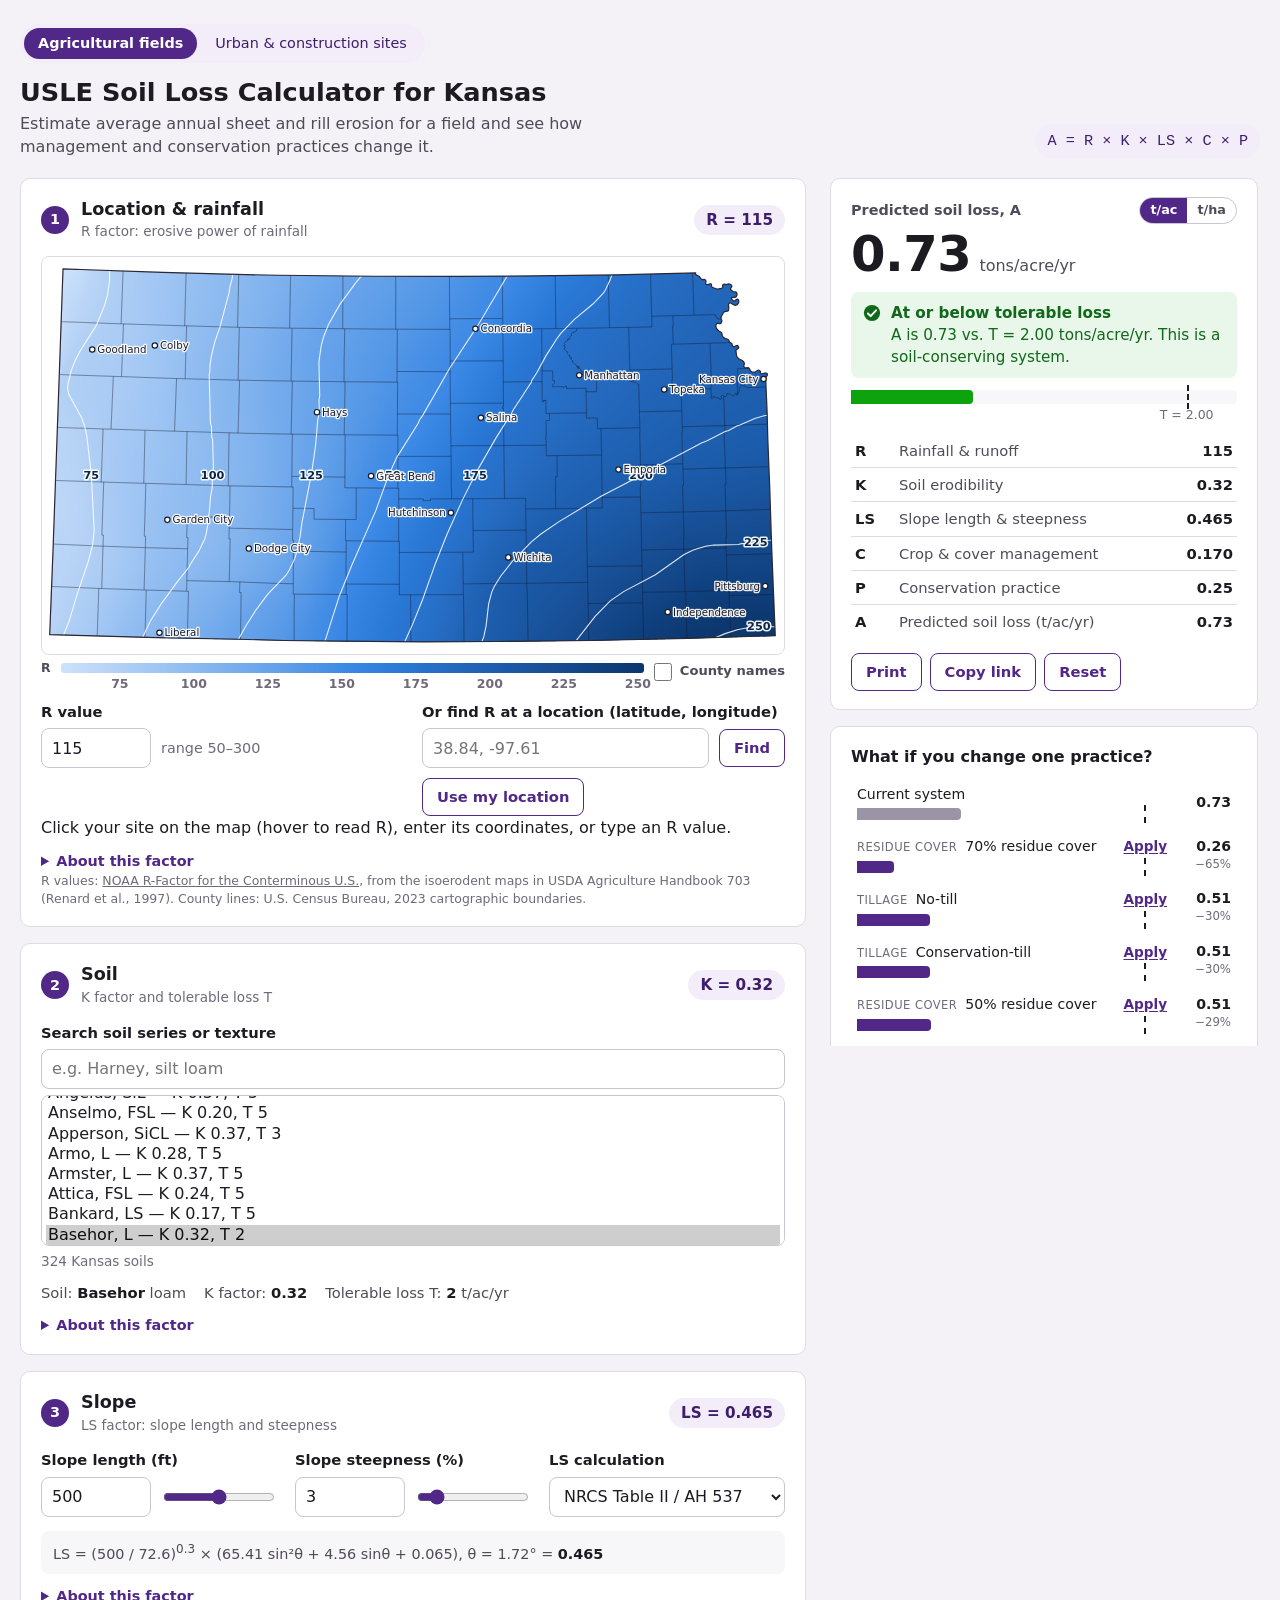
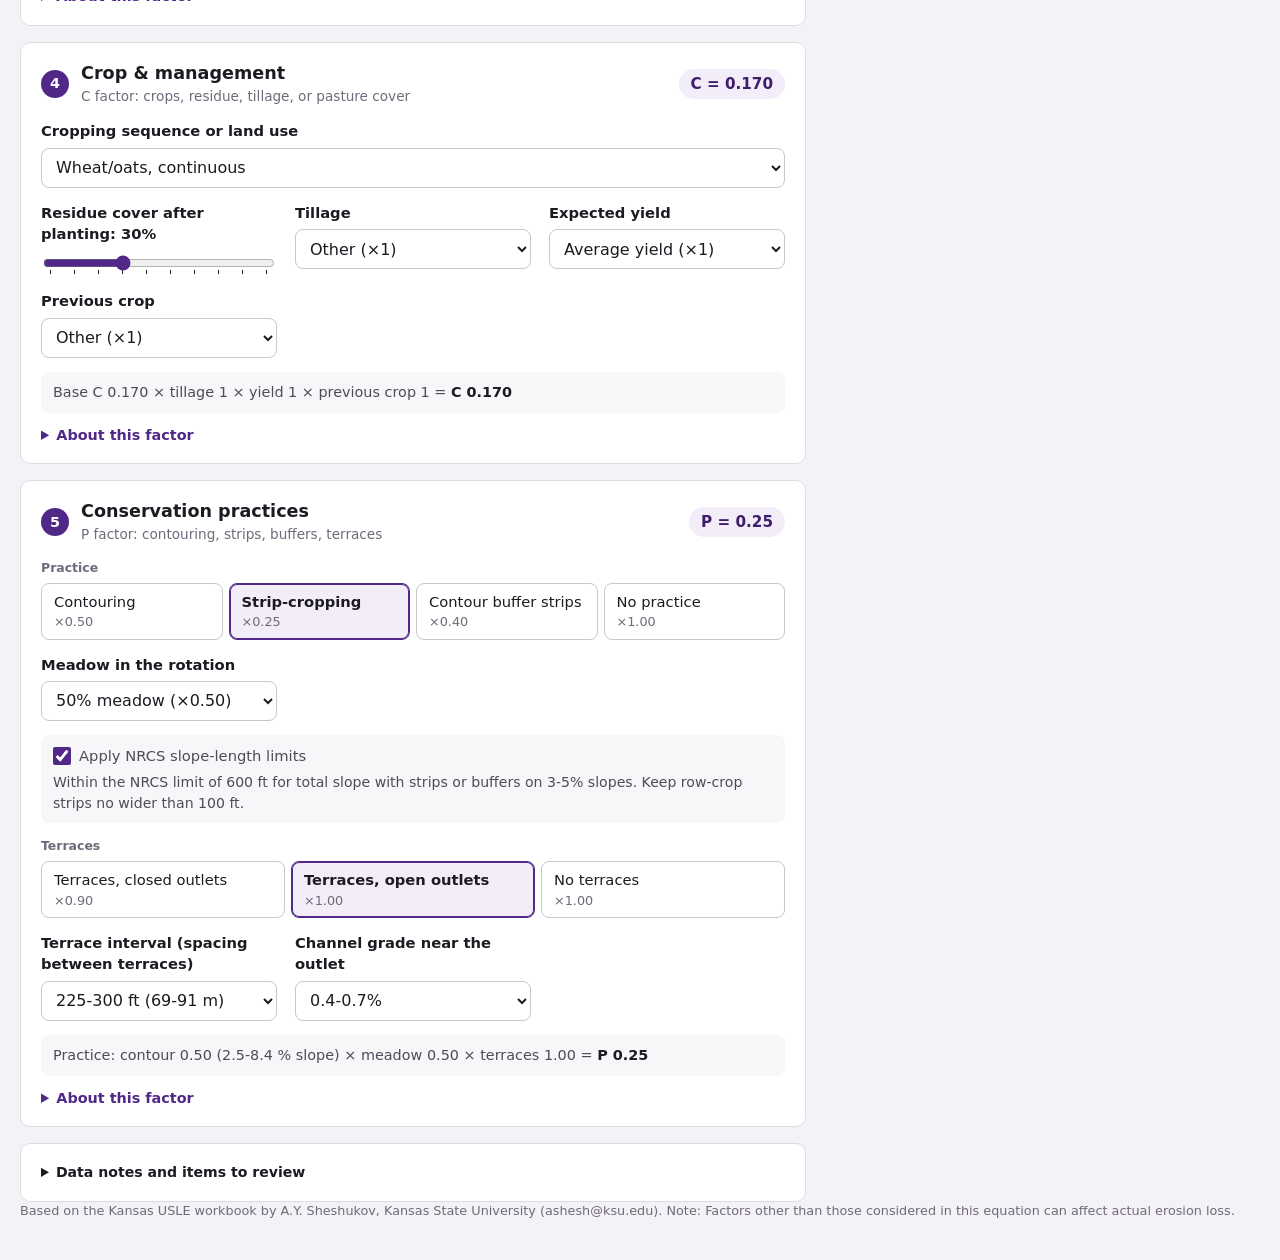
<file: index.html>
<!doctype html>
<html lang="en">
<head>
  <meta charset="utf-8">
  <meta name="viewport" content="width=device-width, initial-scale=1">
  <title>USLE Soil Loss Calculator</title>
  <meta name="description" content="Estimate field soil loss in Kansas with the Universal Soil Loss Equation (USLE) and compare conservation practices.">
  <link rel="stylesheet" href="css/usle.css">
  <style>
    /* Page shell for the standalone version only. On an OmniUpdate page, copy
       just the div and the script links below; the site template supplies
       the rest. */
    body { margin: 0; background: #f4f2f7; font-family: system-ui, -apple-system, "Segoe UI", Roboto, Helvetica, Arial, sans-serif; }
    .usle-page { max-width: 1240px; margin: 0 auto; padding: 24px 16px 40px; }
  </style>
</head>
<body>
  <main class="usle-page">
    <!-- USLE calculator (agricultural fields): start of embeddable snippet -->
    <div id="usle-app" class="usle-app" data-base="./" data-landuse="ag"></div>
    <script src="js/usle-model.js"></script>
    <script src="js/usle-ui-ag.js"></script>
    <script src="js/usle-app.js"></script>
    <!-- USLE calculator: end of embeddable snippet -->
  </main>
</body>
</html>
</file>
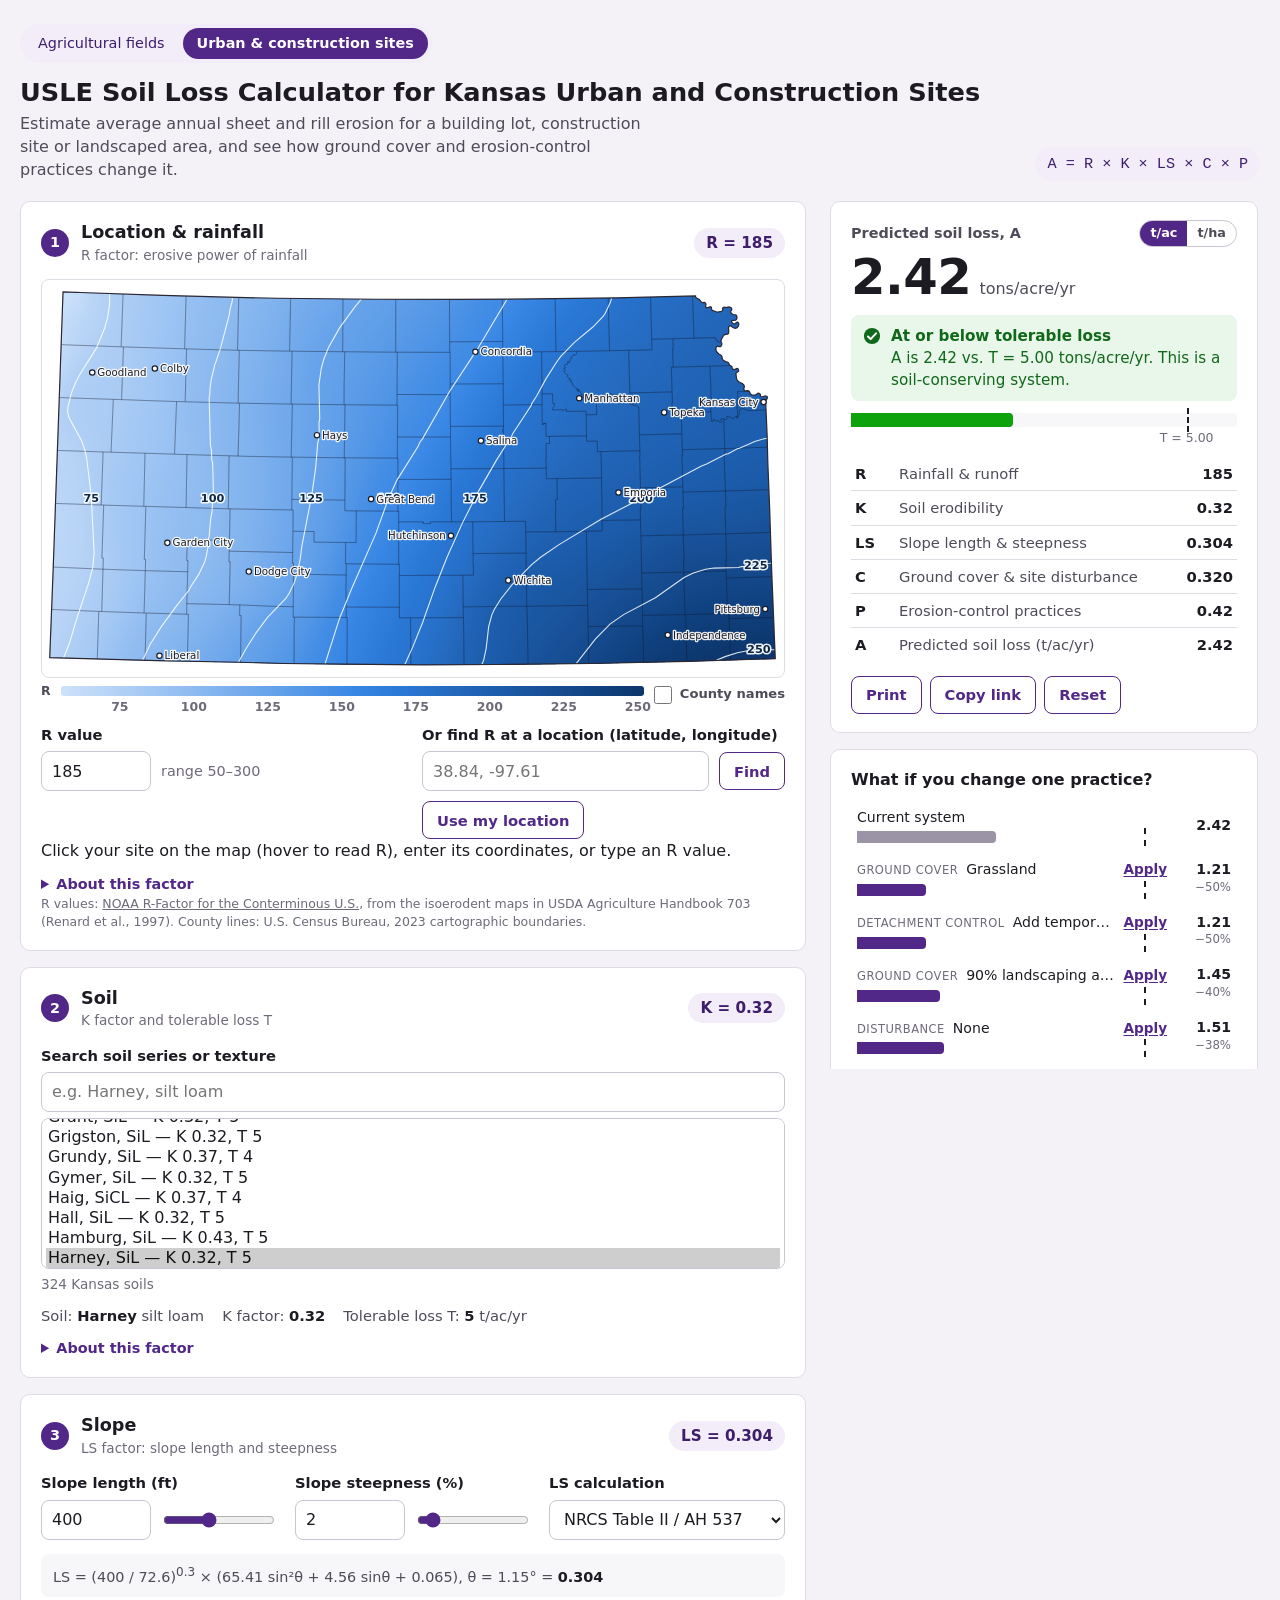
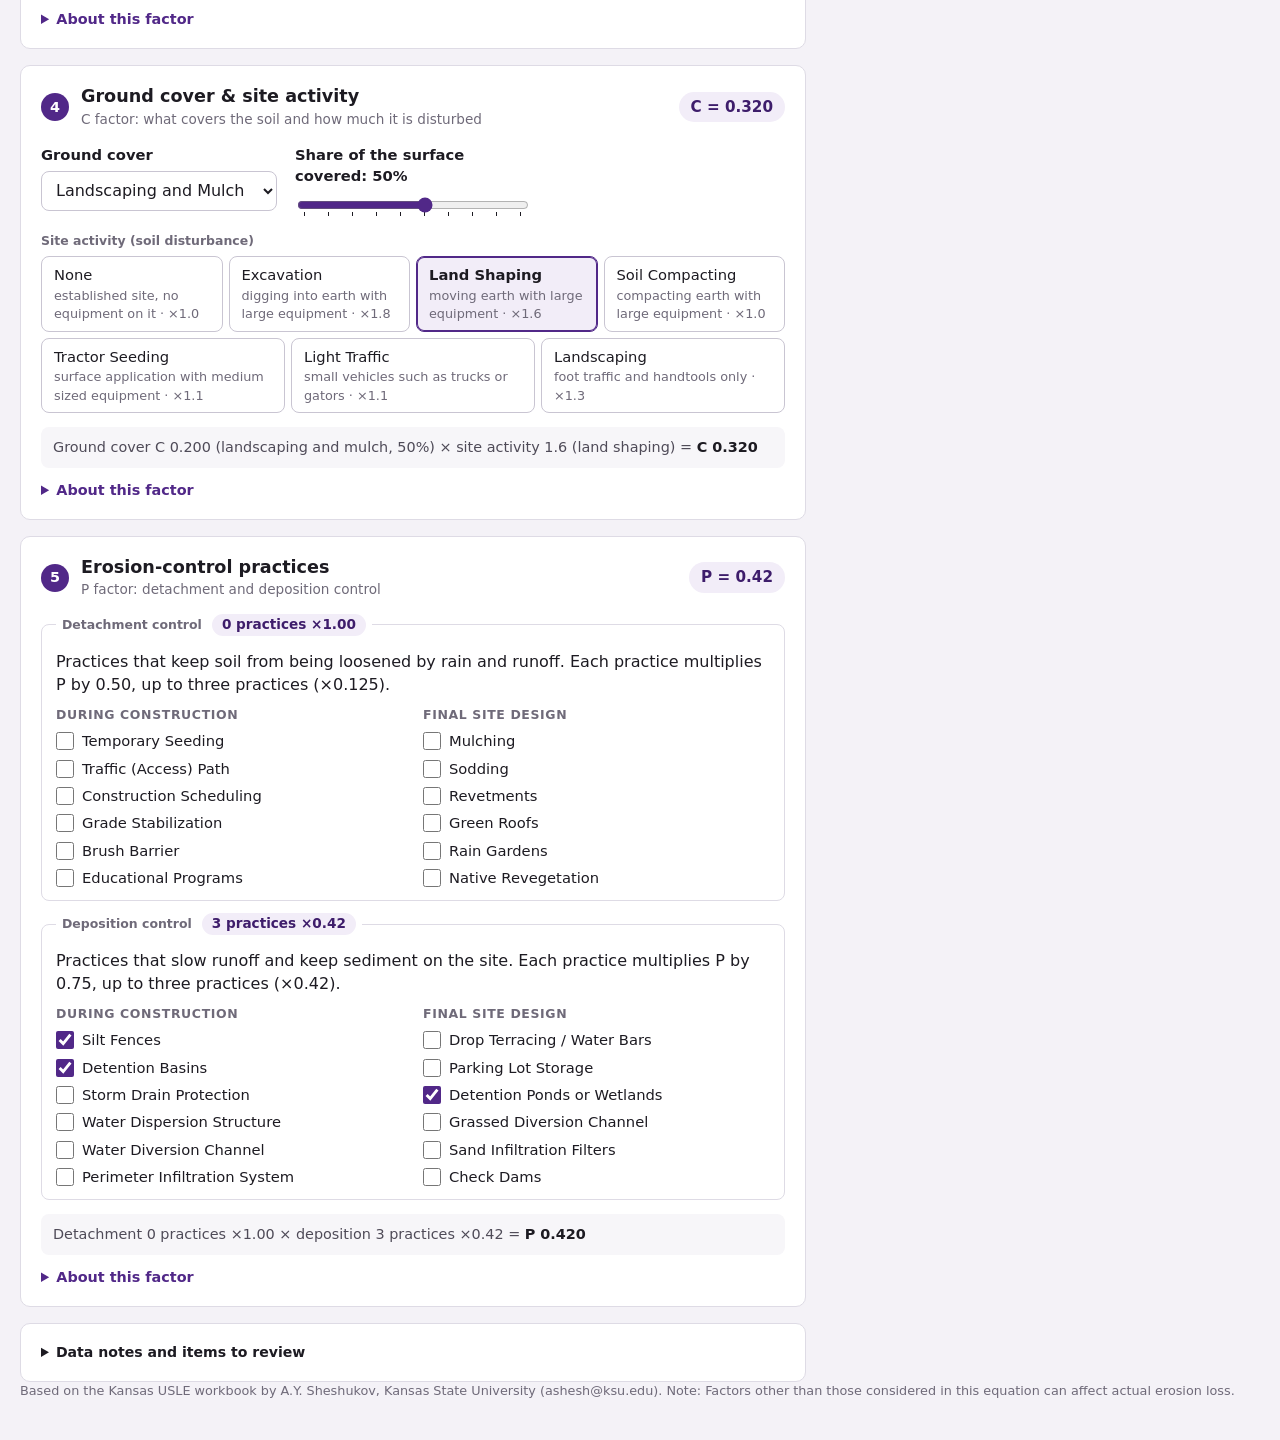
<file: urban.html>
<!doctype html>
<html lang="en">
<head>
  <meta charset="utf-8">
  <meta name="viewport" content="width=device-width, initial-scale=1">
  <title>Urban USLE Calculator</title>
  <meta name="description" content="Estimate soil loss from Kansas urban and construction sites with the Universal Soil Loss Equation (USLE) and compare erosion-control practices.">
  <link rel="stylesheet" href="css/usle.css">
  <style>
    /* Page shell for the standalone version only. On an OmniUpdate page, copy
       just the div and the script links below; the site template supplies
       the rest. */
    body { margin: 0; background: #f4f2f7; font-family: system-ui, -apple-system, "Segoe UI", Roboto, Helvetica, Arial, sans-serif; }
    .usle-page { max-width: 1240px; margin: 0 auto; padding: 24px 16px 40px; }
  </style>
</head>
<body>
  <main class="usle-page">
    <!-- USLE calculator (urban and construction sites): start of embeddable snippet -->
    <div id="usle-app" class="usle-app" data-base="./" data-landuse="urban"></div>
    <script src="js/usle-model.js"></script>
    <script src="js/usle-urban-model.js"></script>
    <script src="js/usle-ui-urban.js"></script>
    <script src="js/usle-app.js"></script>
    <!-- USLE calculator: end of embeddable snippet -->
  </main>
</body>
</html>
</file>
<file: css/usle.css>
/* USLE calculator styles. Everything is scoped under .usle-app so the tool can
   be dropped into an OmniUpdate page without touching the page's own styles. */

.usle-app {
  --usle-accent: #512888;        /* K-State purple */
  --usle-accent-strong: #3e1d6b;
  --usle-accent-soft: #f2edf8;
  --usle-surface: #ffffff;
  --usle-surface-2: #f7f6f9;
  --usle-border: #dedbe5;
  --usle-text: #1d1b22;
  --usle-text-2: #4f4b58;
  --usle-muted: #6f6a79;
  --usle-good: #0ca30c;
  --usle-good-text: #10681a;
  --usle-good-soft: #e9f6ea;
  --usle-critical: #d03b3b;
  --usle-critical-text: #a12626;
  --usle-critical-soft: #fbecec;
  --usle-bar: #512888;
  --usle-bar-current: #9a94a6;
  --usle-radius: 10px;

  color-scheme: light;
  color: var(--usle-text);
  font-family: inherit;
  font-size: 16px;
  line-height: 1.45;
  box-sizing: border-box;
}
.usle-app *, .usle-app *::before, .usle-app *::after { box-sizing: inherit; }
.usle-app h2, .usle-app h3, .usle-app h4, .usle-app p { margin: 0; }
.usle-app button, .usle-app input, .usle-app select { font: inherit; color: inherit; }
.usle-app :focus-visible { outline: 3px solid color-mix(in srgb, var(--usle-accent) 55%, transparent); outline-offset: 2px; }
.usle-app .usle-num { font-variant-numeric: tabular-nums; }
.usle-app [hidden] { display: none !important; }
.usle-full { grid-column: 1 / -1; }
.usle-sub { margin-top: 14px; }
.usle-check { display: flex; gap: 8px; align-items: flex-start; font-size: .92rem; cursor: pointer; }
.usle-check input { accent-color: var(--usle-accent); width: 18px; height: 18px; margin: 2px 0 0; flex: none; }
.usle-limit { padding: 10px 12px; border-radius: 8px; background: var(--usle-surface-2); font-size: .88rem; color: var(--usle-text-2); display: grid; gap: 6px; }
.usle-limit.is-warn { background: #fff6e5; color: #6b4a00; }
.usle-limit p { margin: 0; }
.usle-app .usle-sr { position: absolute; width: 1px; height: 1px; overflow: hidden; clip: rect(0 0 0 0); white-space: nowrap; }

/* ---------- tool switch (agricultural / urban) ---------- */
.usle-tools { display: inline-flex; flex-wrap: wrap; gap: 4px; padding: 4px; margin-bottom: 14px; border-radius: 999px; background: var(--usle-accent-soft); font-size: .9rem; }
.usle-tools a, .usle-tools span { padding: 5px 14px; border-radius: 999px; text-decoration: none; }
.usle-tools a { color: var(--usle-accent-strong); }
.usle-tools a:hover { background: #fff; }
.usle-tools span[aria-current] { background: var(--usle-accent); color: #fff; font-weight: 600; }

/* ---------- urban practice checklists ---------- */
.usle-practices { border: 1px solid var(--usle-border); border-radius: 8px; padding: 12px 14px; margin: 0 0 12px; min-width: 0; }
.usle-practices legend { padding: 0 6px; display: flex; flex-wrap: wrap; gap: 4px 10px; align-items: baseline; }
.usle-pfac { font-weight: 600; font-size: .85rem; color: var(--usle-accent-strong); background: var(--usle-accent-soft); border-radius: 999px; padding: 1px 10px; font-variant-numeric: tabular-nums; }
.usle-practices .usle-hint { margin: 2px 0 10px; }
.usle-checkcols { display: grid; grid-template-columns: repeat(auto-fit, minmax(210px, 1fr)); gap: 6px 20px; }
.usle-checkcols > div { display: grid; gap: 6px; align-content: start; }
.usle-checkhead { font-size: .78rem; text-transform: uppercase; letter-spacing: .05em; color: var(--usle-muted); font-weight: 600; margin: 0 0 2px; }

/* ---------- header ---------- */
.usle-header { display: flex; flex-wrap: wrap; align-items: flex-end; justify-content: space-between; gap: 12px 24px; margin-bottom: 20px; }
.usle-header h2 { font-size: 1.6rem; line-height: 1.2; font-weight: 700; }
.usle-header .usle-sub { color: var(--usle-text-2); margin-top: 4px; max-width: 62ch; }
.usle-eq { font-family: ui-monospace, SFMono-Regular, Menlo, Consolas, monospace; font-size: .95rem; background: var(--usle-accent-soft); color: var(--usle-accent-strong); padding: 6px 12px; border-radius: 999px; white-space: nowrap; }

/* ---------- layout ---------- */
.usle-layout { display: grid; grid-template-columns: minmax(0, 1fr) minmax(320px, 430px); gap: 24px; align-items: start; }
/* Results stay in view while inputs change; the column scrolls on its own if taller than the screen. */
.usle-results { position: sticky; top: 16px; display: grid; gap: 16px; max-height: calc(100vh - 32px); overflow-y: auto; overscroll-behavior: contain; scrollbar-width: thin; padding-right: 2px; }
@media (max-width: 920px) {
  .usle-layout { grid-template-columns: minmax(0, 1fr); }
  .usle-results { position: static; max-height: none; overflow: visible; }
}
.usle-steps { display: grid; gap: 16px; }

/* ---------- cards ---------- */
.usle-card { background: var(--usle-surface); border: 1px solid var(--usle-border); border-radius: var(--usle-radius); padding: 18px 20px; }
.usle-step-head { display: flex; align-items: center; gap: 12px; margin-bottom: 14px; }
.usle-step-no { flex: none; width: 28px; height: 28px; border-radius: 50%; background: var(--usle-accent); color: #fff; display: grid; place-items: center; font-weight: 700; font-size: .9rem; }
.usle-step-head h3 { font-size: 1.1rem; font-weight: 650; flex: 1; }
.usle-step-head h3 small { display: block; font-weight: 400; font-size: .85rem; color: var(--usle-muted); }
.usle-chip { flex: none; font-variant-numeric: tabular-nums; font-weight: 650; background: var(--usle-accent-soft); color: var(--usle-accent-strong); border-radius: 999px; padding: 4px 12px; font-size: .95rem; white-space: nowrap; }
.usle-card h4 { font-size: 1rem; font-weight: 650; margin-bottom: 10px; }

/* ---------- form controls ---------- */
.usle-grid2 { display: grid; grid-template-columns: repeat(auto-fit, minmax(220px, 1fr)); gap: 14px 18px; }
.usle-field { display: grid; grid-template-columns: minmax(0, 1fr); gap: 6px; min-width: 0; align-content: start; }
.usle-field > label, .usle-legend { font-weight: 600; font-size: .92rem; }
.usle-field .usle-hint { font-size: .85rem; color: var(--usle-muted); }
.usle-input, .usle-select { width: 100%; min-height: 40px; padding: 7px 10px; border: 1px solid #c9c5d2; border-radius: 8px; background: var(--usle-surface); }
.usle-select[size] { padding: 4px; min-height: 0; }
.usle-input:disabled, .usle-select:disabled { background: var(--usle-surface-2); color: var(--usle-muted); }
.usle-input[aria-invalid="true"] { border-color: var(--usle-critical); }
.usle-error { color: var(--usle-critical-text); font-size: .85rem; min-height: 0; }
.usle-error:empty { display: none; }
.usle-inline { display: flex; gap: 10px; align-items: center; }
.usle-inline .usle-input { width: 110px; flex: none; }
.usle-inline input[type="range"] { flex: 1; min-width: 0; }
.usle-app input[type="range"] { accent-color: var(--usle-accent); }
.usle-unit { color: var(--usle-muted); font-size: .9rem; }

.usle-seg { display: flex; flex-wrap: wrap; gap: 6px; border: 0; padding: 0; margin: 0; min-width: 0; grid-column: 1 / -1; }
.usle-seg label { flex: 1 1 150px; }
.usle-seg.usle-seg-half { grid-column: auto; }
.usle-seg legend { padding: 0; margin-bottom: 6px; }
.usle-seg label { position: relative; display: inline-flex; flex-direction: column; justify-content: center; gap: 1px; padding: 7px 12px; border: 1px solid #c9c5d2; border-radius: 8px; cursor: pointer; background: var(--usle-surface); font-size: .92rem; min-height: 40px; }
.usle-seg label small { color: var(--usle-muted); font-size: .8rem; font-variant-numeric: tabular-nums; }
.usle-seg input { position: absolute; opacity: 0; pointer-events: none; }
.usle-seg input:checked + span { font-weight: 650; }
.usle-seg label:has(input:checked) { border-color: var(--usle-accent); background: var(--usle-accent-soft); box-shadow: inset 0 0 0 1px var(--usle-accent); }
.usle-seg label:has(input:focus-visible) { outline: 3px solid color-mix(in srgb, var(--usle-accent) 55%, transparent); outline-offset: 2px; }

.usle-calc { margin-top: 14px; padding: 10px 12px; background: var(--usle-surface-2); border-radius: 8px; font-size: .9rem; color: var(--usle-text-2); font-variant-numeric: tabular-nums; }
.usle-calc b { color: var(--usle-text); }
.usle-note { font-size: .85rem; color: var(--usle-muted); margin-top: 8px; }

.usle-about { margin-top: 12px; font-size: .9rem; color: var(--usle-text-2); }
.usle-about summary { cursor: pointer; color: var(--usle-accent); font-weight: 600; width: fit-content; }
.usle-about p { margin-top: 8px; max-width: 70ch; }

/* ---------- R map ---------- */
.usle-map { position: relative; border-radius: 8px; overflow: hidden; border: 1px solid var(--usle-border); cursor: crosshair; background: #fff; }
.usle-map img { display: block; width: 100%; height: auto; user-select: none; -webkit-user-drag: none; }
.usle-marker { position: absolute; width: 18px; height: 18px; margin: -9px 0 0 -9px; border-radius: 50%; background: var(--usle-accent); border: 3px solid #fff; box-shadow: 0 0 0 1px rgba(0,0,0,.4), 0 2px 6px rgba(0,0,0,.35); pointer-events: none; }
.usle-marker[hidden] { display: none; }
.usle-map-svg { position: absolute; inset: 0; width: 100%; height: 100%; pointer-events: none; overflow: visible; }
.usle-ctr { fill: none; stroke: rgba(255, 255, 255, .85); stroke-width: 1.1; vector-effect: non-scaling-stroke; }
.usle-ctr-label { font-size: 11px; font-weight: 700; fill: #0b2546; text-anchor: middle; paint-order: stroke; stroke: rgba(255, 255, 255, .92); stroke-width: 3px; stroke-linejoin: round; font-variant-numeric: tabular-nums; }
.usle-ks-outline { fill: none; stroke: #2b2733; stroke-width: 1.2; vector-effect: non-scaling-stroke; }
.usle-counties { fill: none; stroke: rgba(20, 24, 40, .38); stroke-width: .6; stroke-linejoin: round; vector-effect: non-scaling-stroke; }
.usle-county-names { display: none; }
.usle-county-names text { font-size: 6.4px; fill: #14131a; text-anchor: middle; paint-order: stroke; stroke: rgba(255, 255, 255, .85); stroke-width: 1.8px; stroke-linejoin: round; }
.usle-map.show-county-names .usle-county-names { display: inline; }
.usle-map.show-county-names .usle-towns { display: none; }
.usle-legend .usle-names-toggle { flex: none; font-size: .82rem; color: var(--usle-text-2); margin-top: -2px; }
.usle-town circle { fill: #fff; stroke: #1d1b22; stroke-width: 1.2; vector-effect: non-scaling-stroke; }
.usle-town text { font-size: 10px; fill: #1d1b22; paint-order: stroke; stroke: rgba(255, 255, 255, .9); stroke-width: 2.6px; stroke-linejoin: round; }
.usle-legend { display: flex; align-items: flex-start; gap: 10px; margin-top: 8px; font-size: .78rem; color: var(--usle-muted); }
.usle-legend-title { font-weight: 700; color: var(--usle-text-2); line-height: 10px; }
.usle-legend-scale { flex: 1; min-width: 0; }
.usle-legend-bar { height: 10px; border-radius: 3px; }
.usle-legend-ticks { position: relative; height: 16px; font-variant-numeric: tabular-nums; }
.usle-legend-ticks span { position: absolute; top: 2px; transform: translateX(-50%); }
.usle-ll { flex-wrap: wrap; }
.usle-app .usle-ll .usle-input { flex: 1 1 140px; width: auto; }
.usle-source { font-size: .78rem; color: var(--usle-muted); margin-top: 8px; }
.usle-source a { color: inherit; }

/* ---------- soil picker ---------- */
.usle-soil-meta { display: flex; flex-wrap: wrap; gap: 8px 18px; margin-top: 10px; font-size: .92rem; color: var(--usle-text-2); }
.usle-soil-meta b { color: var(--usle-text); font-variant-numeric: tabular-nums; }

/* ---------- buttons ---------- */
.usle-app .usle-btn { display: inline-flex; align-items: center; justify-content: center; gap: 6px; min-height: 38px; padding: 6px 14px; border-radius: 8px; border: 1px solid var(--usle-accent); background: var(--usle-accent); color: #fff; font-weight: 600; cursor: pointer; font-size: .92rem; }
.usle-app .usle-btn:hover { background: var(--usle-accent-strong); }
.usle-app .usle-btn.usle-ghost { background: var(--usle-surface); color: var(--usle-accent); }
.usle-app .usle-btn.usle-ghost:hover { background: var(--usle-accent-soft); }
.usle-app .usle-linkbtn { border: 0; background: none; padding: 0; color: var(--usle-accent); font-weight: 600; cursor: pointer; font-size: .85rem; text-decoration: underline; text-underline-offset: 2px; }
.usle-actions { display: flex; flex-wrap: wrap; gap: 8px; }

/* ---------- results ---------- */
.usle-hero-label { font-size: .9rem; color: var(--usle-text-2); font-weight: 600; display: flex; justify-content: space-between; align-items: center; gap: 8px; }
.usle-hero { display: flex; align-items: baseline; gap: 8px; margin: 4px 0 2px; flex-wrap: wrap; }
.usle-hero .usle-a { font-size: 3.1rem; font-weight: 700; line-height: 1.05; letter-spacing: -0.01em; }
.usle-hero .usle-a-unit { color: var(--usle-text-2); font-size: 1rem; }
.usle-units { display: inline-flex; border: 1px solid #c9c5d2; border-radius: 999px; overflow: hidden; }
.usle-units button { border: 0; background: none; padding: 3px 10px; font-size: .8rem; cursor: pointer; color: var(--usle-text-2); }
.usle-units button[aria-pressed="true"] { background: var(--usle-accent); color: #fff; }

.usle-status { display: flex; gap: 10px; align-items: flex-start; padding: 10px 12px; border-radius: 8px; margin: 12px 0; font-size: .95rem; }
.usle-status svg { flex: none; margin-top: 2px; }
.usle-status.is-good { background: var(--usle-good-soft); color: var(--usle-good-text); }
.usle-status.is-bad { background: var(--usle-critical-soft); color: var(--usle-critical-text); }
.usle-status b { display: block; }

.usle-meter { margin: 6px 0 4px; }
.usle-meter-track { position: relative; height: 14px; background: var(--usle-surface-2); border-radius: 4px; }
.usle-meter-fill { position: absolute; left: 0; top: 0; bottom: 0; border-radius: 0 4px 4px 0; transition: width .25s ease; }
.usle-meter-fill.is-good { background: var(--usle-good); }
.usle-meter-fill.is-bad { background: var(--usle-critical); }
.usle-meter-t { position: absolute; top: -5px; bottom: -5px; width: 0; border-left: 2px dashed var(--usle-text); }
.usle-meter-labels { position: relative; height: 18px; font-size: .78rem; color: var(--usle-muted); font-variant-numeric: tabular-nums; }
.usle-meter-labels span { position: absolute; top: 2px; transform: translateX(-50%); white-space: nowrap; }

.usle-factors { width: 100%; border-collapse: collapse; margin-top: 12px; font-size: .92rem; }
.usle-factors th, .usle-factors td { padding: 6px 4px; border-bottom: 1px solid var(--usle-border); text-align: left; }
.usle-factors th { font-weight: 650; width: 44px; }
.usle-factors td.usle-v { text-align: right; font-variant-numeric: tabular-nums; font-weight: 600; white-space: nowrap; }
.usle-factors td.usle-d { color: var(--usle-text-2); }
.usle-factors tr:last-child th, .usle-factors tr:last-child td { border-bottom: 0; }

/* ---------- bar lists (what-if and scenarios) ---------- */
.usle-bars { display: grid; gap: 4px; position: relative; }
.usle-bar-row { display: grid; grid-template-columns: minmax(0, 1fr) 54px; grid-template-areas: "label value" "track value"; column-gap: 10px; align-items: center; padding: 6px 6px; border-radius: 6px; }
.usle-bar-row:hover { background: var(--usle-surface-2); }
.usle-bar-label { grid-area: label; display: flex; gap: 8px; align-items: baseline; font-size: .88rem; min-width: 0; }
.usle-bar-label .usle-name { overflow: hidden; text-overflow: ellipsis; white-space: nowrap; }
.usle-bar-label .usle-tag { flex: none; font-size: .72rem; color: var(--usle-muted); text-transform: uppercase; letter-spacing: .04em; }
.usle-bar-label .usle-linkbtn { margin-left: auto; flex: none; }
.usle-bar-track { grid-area: track; position: relative; height: 12px; margin-top: 4px; }
.usle-bar { position: absolute; left: 0; top: 0; bottom: 0; background: var(--usle-bar); border-radius: 0 4px 4px 0; min-width: 2px; }
.usle-bar-row.is-current .usle-bar { background: var(--usle-bar-current); }
.usle-bar-t { position: absolute; top: -3px; bottom: -3px; border-left: 2px dashed var(--usle-text); }
.usle-bar-value { grid-area: value; text-align: right; font-variant-numeric: tabular-nums; font-size: .88rem; line-height: 1.2; }
.usle-bar-value b { display: block; font-weight: 650; }
.usle-bar-value small { color: var(--usle-muted); }
.usle-bars-foot { display: flex; justify-content: space-between; align-items: center; gap: 8px; margin-top: 8px; font-size: .82rem; color: var(--usle-muted); }
.usle-legend-t { display: inline-flex; align-items: center; gap: 6px; }
.usle-legend-t::before { content: ""; width: 0; height: 12px; border-left: 2px dashed var(--usle-text); }
.usle-empty { color: var(--usle-muted); font-size: .9rem; }

.usle-tooltip { position: fixed; z-index: 50; pointer-events: none; background: #1d1b22; color: #fff; font-size: .8rem; line-height: 1.35; padding: 6px 9px; border-radius: 6px; max-width: 260px; box-shadow: 0 4px 14px rgba(0,0,0,.2); font-variant-numeric: tabular-nums; }
.usle-tooltip[hidden] { display: none; }

.usle-save { display: flex; gap: 8px; margin-bottom: 12px; }
.usle-save .usle-input { flex: 1; min-width: 0; }

.usle-hints { font-size: .92rem; color: var(--usle-text-2); padding-left: 20px; margin: 8px 0 0; display: grid; gap: 6px; }
.usle-hints ol { margin: 4px 0 0; padding-left: 20px; font-size: .88rem; }
.usle-hints-h { font-size: .9rem; font-weight: 650; margin-top: 12px; color: var(--usle-text); }

.usle-notes { font-size: .88rem; color: var(--usle-text-2); }
.usle-notes summary { cursor: pointer; font-weight: 650; color: var(--usle-text); }
.usle-notes ul { padding-left: 20px; margin: 8px 0 0; display: grid; gap: 6px; }
.usle-credit { font-size: .8rem; color: var(--usle-muted); margin-top: 20px; }

/* ---------- mobile summary bar ---------- */
.usle-mobilebar { display: none; }
@media (max-width: 920px) {
  .usle-mobilebar { display: flex; position: fixed; left: 0; right: 0; bottom: 0; z-index: 40; gap: 10px; align-items: center; justify-content: space-between; padding: 10px 16px; background: var(--usle-surface); border-top: 1px solid var(--usle-border); box-shadow: 0 -4px 14px rgba(0,0,0,.08); font-size: .92rem; }
  .usle-mobilebar b { font-size: 1.15rem; font-variant-numeric: tabular-nums; }
  .usle-mobilebar .is-good { color: var(--usle-good-text); }
  .usle-mobilebar .is-bad { color: var(--usle-critical-text); }
  .usle-app { padding-bottom: 72px; }
}

/* ---------- print ---------- */
@media print {
  .usle-app { font-size: 11pt; padding: 0; }
  .usle-layout { display: block; }
  .usle-results { position: static; margin-top: 12px; }
  .usle-mobilebar, .usle-actions, .usle-save, .usle-linkbtn, .usle-about, .usle-units, .usle-tooltip, .usle-tools, #usle-ll-form { display: none !important; }
  .usle-card { break-inside: avoid; border-color: #999; }
  .usle-select[size] { display: none; }
}
</file>
